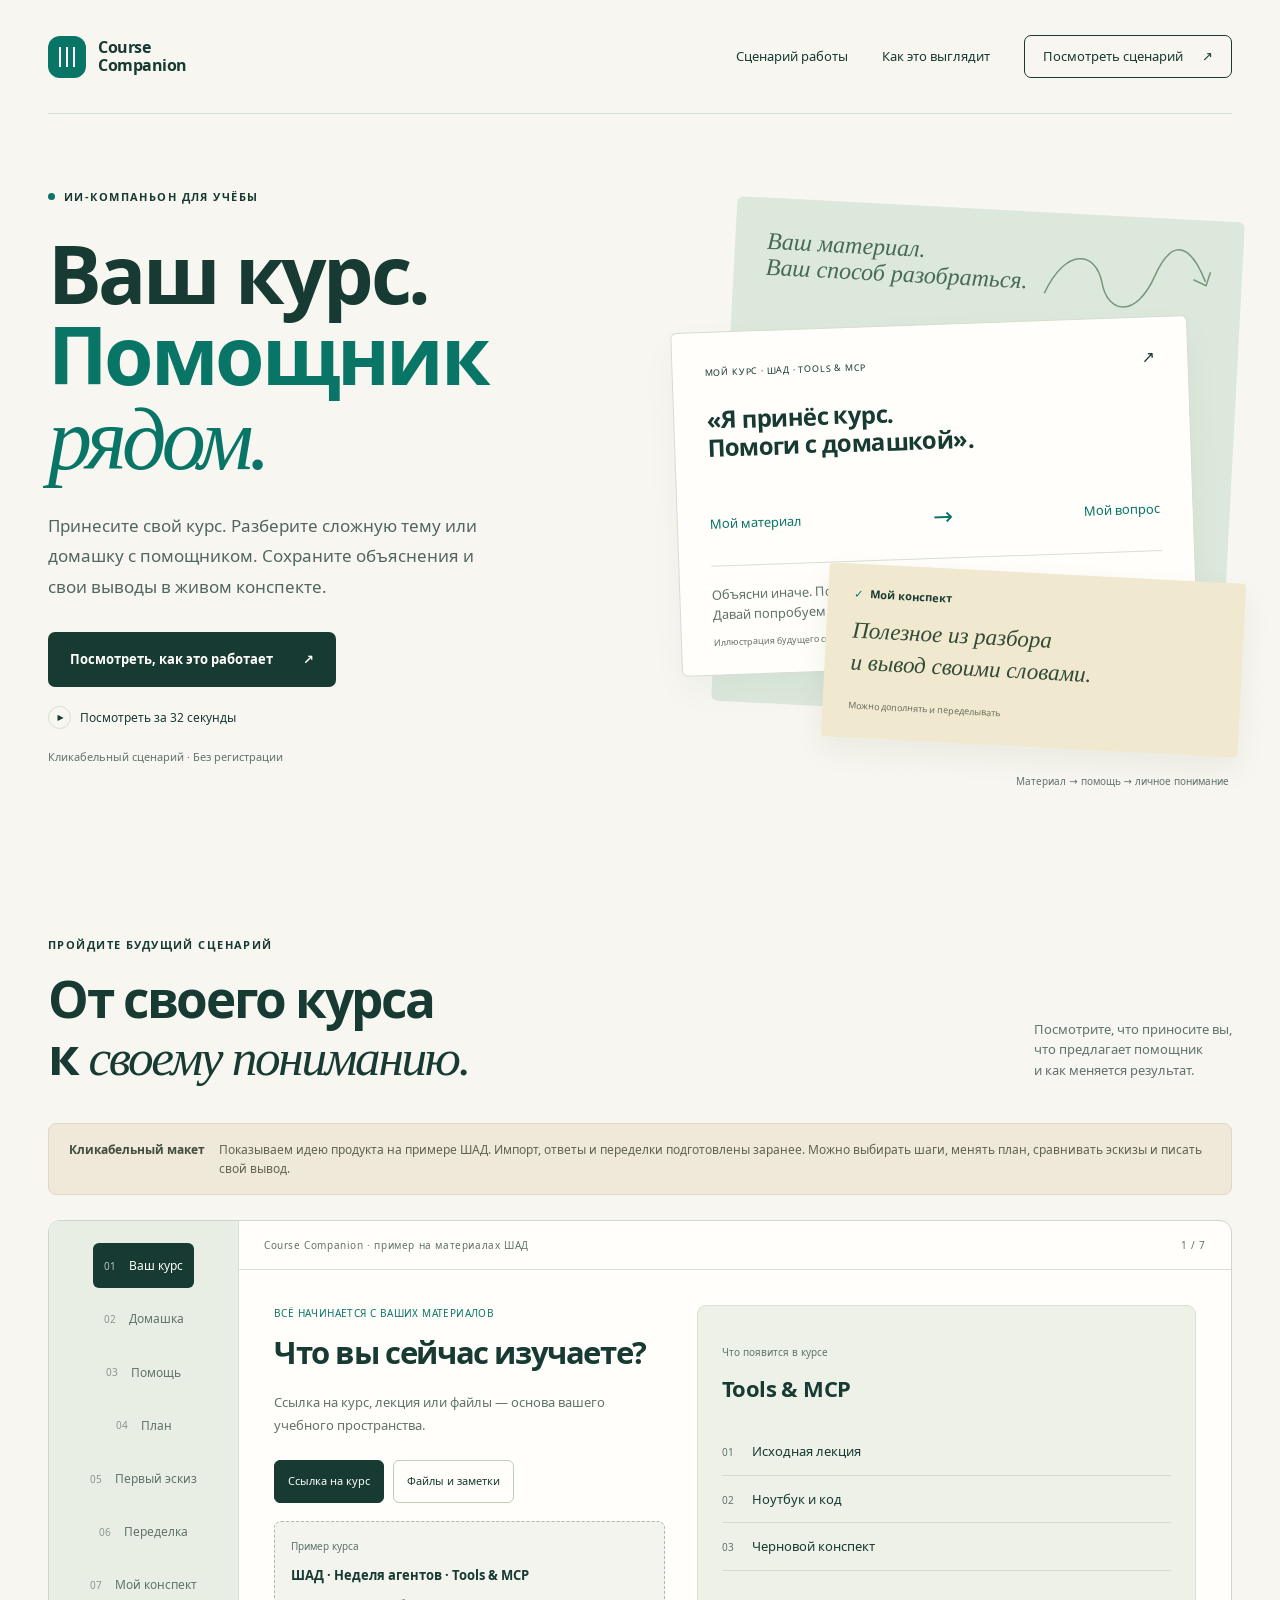
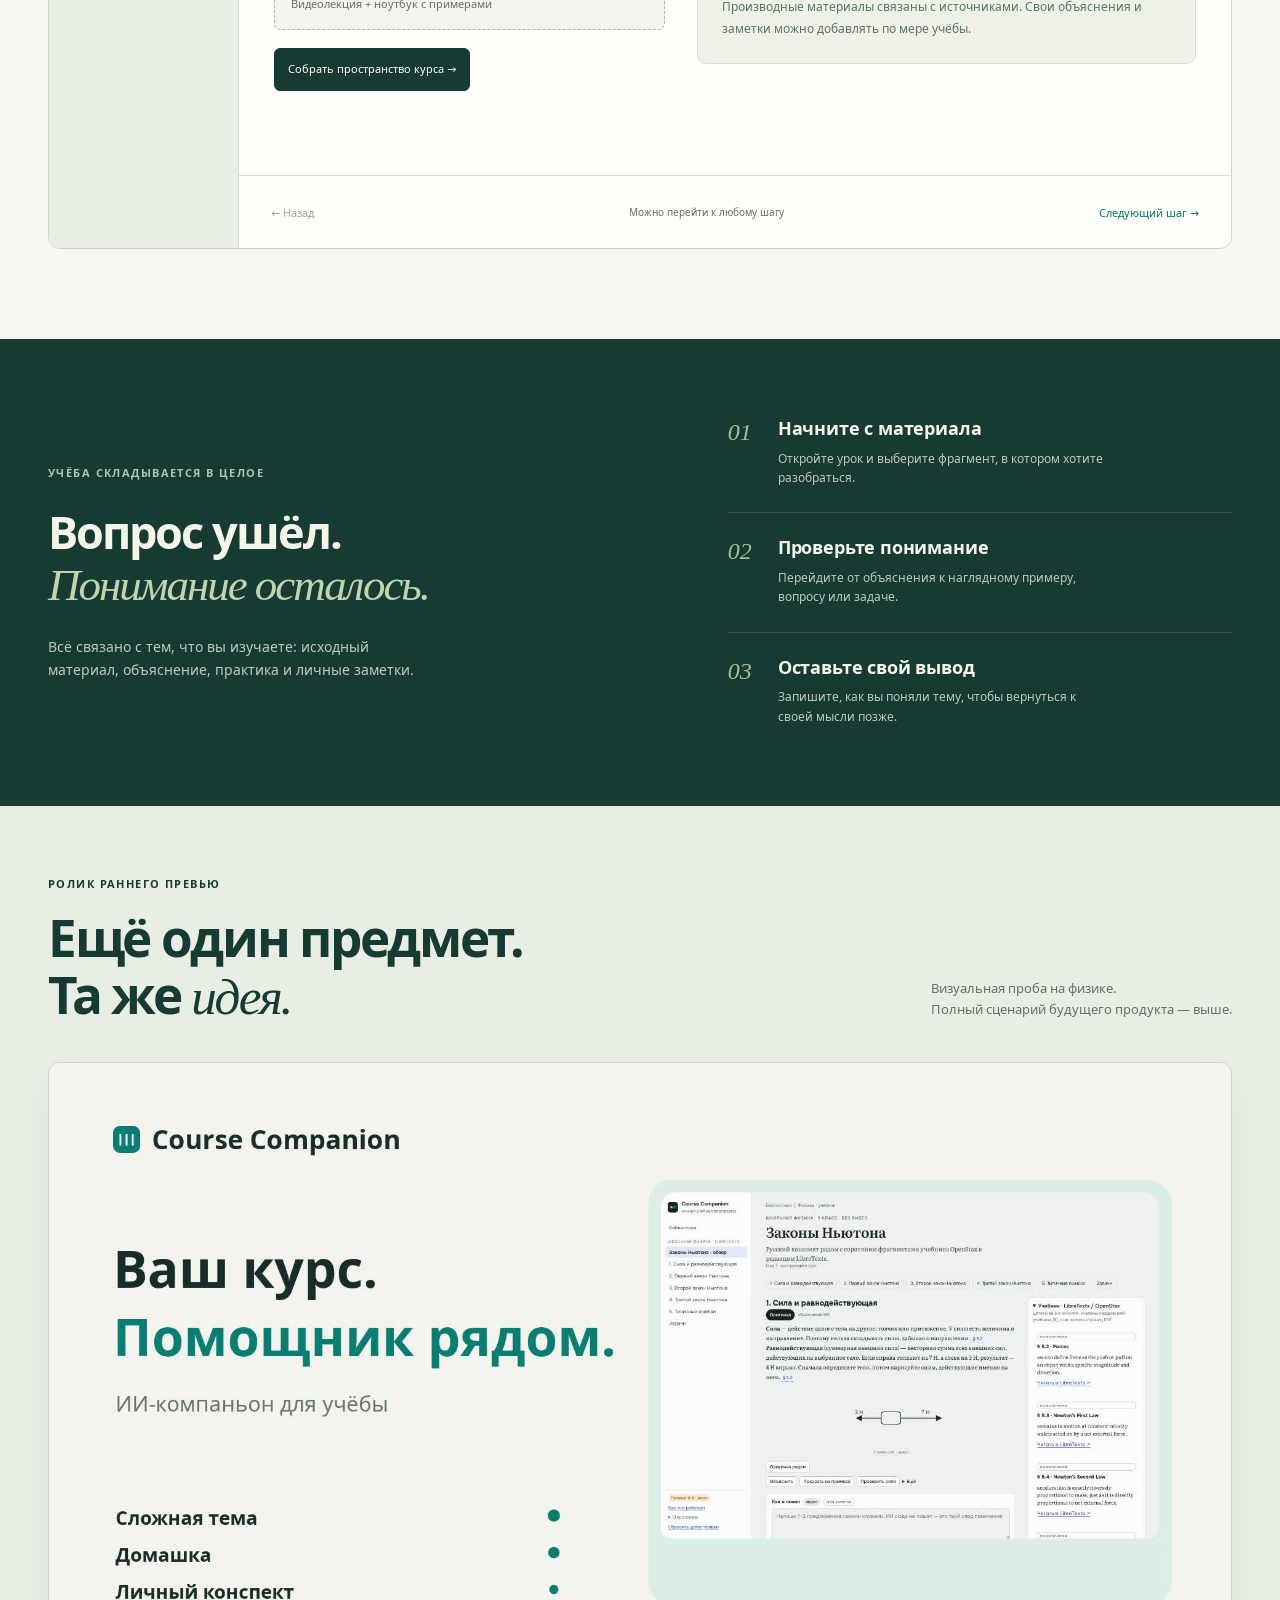
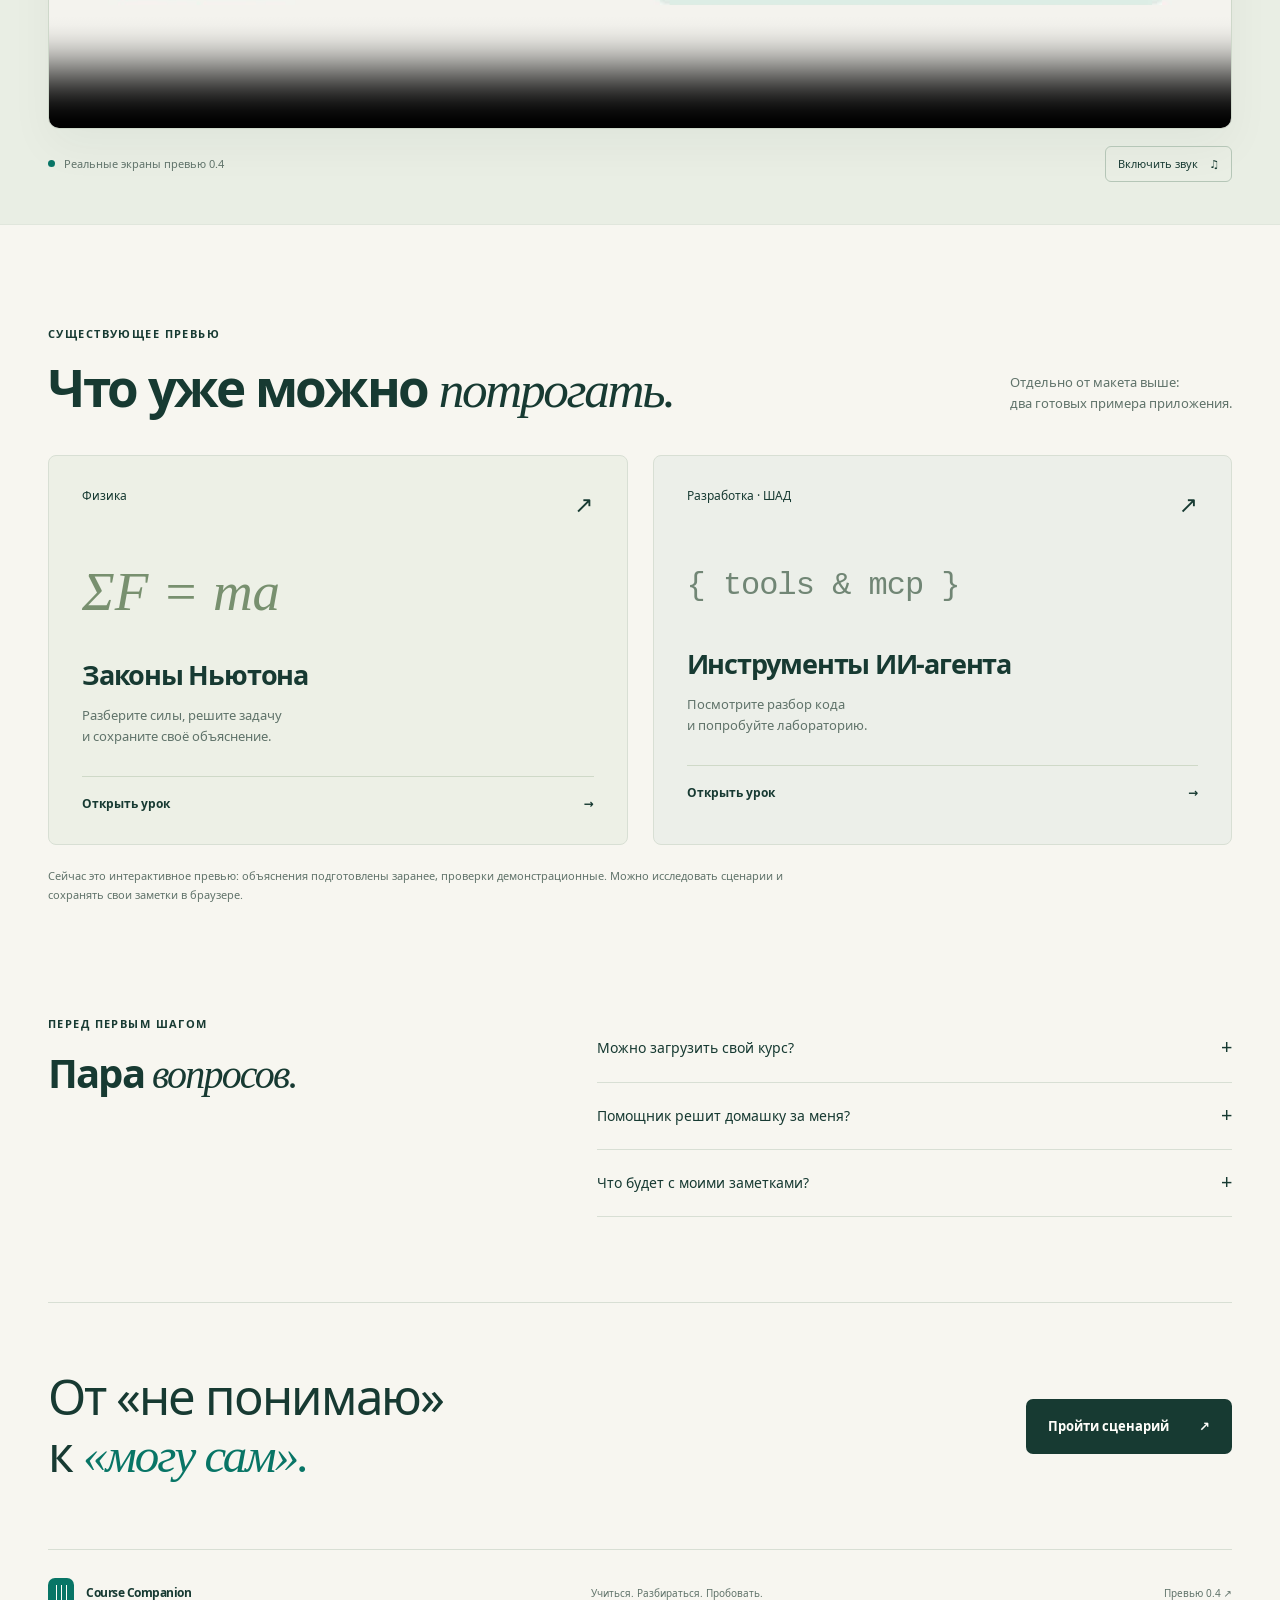
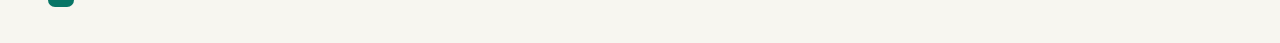
<file: landing/index.html>
<!doctype html>
<html lang="ru">
<head>
  <meta charset="utf-8"><meta name="viewport" content="width=device-width, initial-scale=1">
  <title>Course Companion — ваш курс, помощник рядом</title>
  <meta name="description" content="Разберитесь в сложной теме, пройдите домашку с подсказками и соберите понятный конспект. Познакомьтесь с Course Companion на готовом примере.">
  <meta name="theme-color" content="#f7f6f0">
  <meta property="og:title" content="Course Companion — от «не понимаю» к «могу сам»">
  <meta property="og:description" content="ИИ-компаньон для учёбы. Сложная тема, домашка и личный конспект — в одном пространстве курса.">
  <meta property="og:image" content="https://spqr-86.github.io/course-companion-prototype/landing/assets/poster.jpg">
  <link rel="icon" href="assets/icon.svg" type="image/svg+xml">
  <link rel="stylesheet" href="style.css">
  <link rel="stylesheet" href="journey.css">
  <script src="app.js" defer></script>
  <script src="journey.js" defer></script>
</head>
<body>
<a class="skip" href="#main">К содержимому</a>
<header class="header wrap">
  <a class="brand" href="#" aria-label="Course Companion — в начало"><span class="brand-mark" aria-hidden="true"><i></i><i></i><i></i></span><span>Course<br>Companion</span></a>
  <nav aria-label="Основная навигация"><a href="#journey">Сценарий работы</a><a href="#film">Как это выглядит</a><a class="nav-cta" href="#journey">Посмотреть сценарий <span aria-hidden="true">↗</span></a></nav>
</header>
<main id="main">
  <section class="hero wrap" aria-labelledby="hero-title">
    <div class="hero-copy">
      <p class="eyebrow"><span class="dot"></span> ИИ-компаньон для учёбы</p>
      <h1 id="hero-title">Ваш курс.<br><span>Помощник</span><br><em>рядом.</em></h1>
      <p class="intro">Принесите свой курс. Разберите сложную тему или домашку с помощником. Сохраните объяснения и свои выводы в живом конспекте.</p>
      <div class="hero-actions"><a class="button primary" href="#journey">Посмотреть, как это работает <span aria-hidden="true">↗</span></a><a class="watch" href="#film"><span class="play-icon" aria-hidden="true">▶</span> Посмотреть за 32 секунды</a></div>
      <p class="micro">Кликабельный сценарий · Без регистрации</p>
    </div>
    <div class="hero-art" aria-label="Пример: свой курс, запрос помощнику и личный вывод">
      <div class="art-back"><span>Ваш материал.<br>Ваш способ разобраться.</span><svg viewBox="0 0 250 110" aria-hidden="true"><path d="M15 76 C40 14 80 17 90 58 S137 103 159 46 S206 6 226 50"/><path d="m210 48 17 7 5-18"/></svg></div>
      <figure class="lesson-piece"><figcaption><span class="tiny-label">МОЙ КУРС · ШАД · TOOLS &amp; MCP</span><span aria-hidden="true">↗</span></figcaption><h2>«Я принёс курс.<br>Помоги с домашкой».</h2><div class="hero-course-flow"><span>Мой материал</span><i aria-hidden="true">→</i><span>Мой вопрос</span></div><p>Объясни иначе. Покажи наглядно.<br>Давай попробуем на примере.</p><span class="example-label">Иллюстрация будущего сценария</span></figure>
      <figure class="note-piece"><figcaption><span class="checkmark" aria-hidden="true">✓</span> Мой конспект</figcaption><p>Полезное из разбора<br>и вывод своими словами.</p><span>Можно дополнять и переделывать</span></figure>
      <span class="art-caption">Материал → помощь → личное понимание</span>
    </div>
  </section>
  <section class="journey wrap" id="journey" aria-labelledby="journey-title">
    <div class="section-intro"><div><p class="eyebrow">Пройдите будущий сценарий</p><h2 id="journey-title">От своего курса<br>к <em>своему пониманию.</em></h2></div><p>Посмотрите, что приносите вы,<br>что предлагает помощник<br>и как меняется результат.</p></div>
    <div class="journey-note"><b>Кликабельный макет</b><span>Показываем идею продукта на примере ШАД. Импорт, ответы и переделки подготовлены заранее. Можно выбирать шаги, менять план, сравнивать эскизы и писать свой вывод.</span></div>
    <div class="journey-layout">
      <nav class="journey-nav" aria-label="Шаги сценария">
        <button type="button" data-j-step="0" aria-current="step"><span>01</span> Ваш курс</button>
        <button type="button" data-j-step="1" aria-current="false"><span>02</span> Домашка</button>
        <button type="button" data-j-step="2" aria-current="false"><span>03</span> Помощь</button>
        <button type="button" data-j-step="3" aria-current="false"><span>04</span> План</button>
        <button type="button" data-j-step="4" aria-current="false"><span>05</span> Первый эскиз</button>
        <button type="button" data-j-step="5" aria-current="false"><span>06</span> Переделка</button>
        <button type="button" data-j-step="6" aria-current="false"><span>07</span> Мой конспект</button>
      </nav>
      <div class="journey-workspace" id="journey-workspace">
        <div class="journey-bar"><span>Course Companion · пример на материалах ШАД</span><span id="journey-count">1 / 7</span></div>
        <div class="journey-stage" id="journey-stage" tabindex="-1" aria-label="Выбранный шаг сценария"></div>
        <div class="journey-controls"><button type="button" id="journey-back" disabled>← Назад</button><span>Можно перейти к любому шагу</span><button type="button" id="journey-next">Следующий шаг →</button></div>
      </div>
    </div>
    <noscript><p>Для переключения шагов нужен JavaScript. Сценарий: свой курс → домашка → помощь → согласование плана → первый эскиз → переделка → личный конспект.</p></noscript>
  </section>
  <section class="principle"><div class="wrap principle-grid"><div><p class="eyebrow">Учёба складывается в целое</p><h2>Вопрос ушёл.<br><em>Понимание осталось.</em></h2><p class="principle-lead">Всё связано с тем, что вы изучаете: исходный материал, объяснение, практика и личные заметки.</p></div><ol class="steps"><li><span>01</span><div><h3>Начните с материала</h3><p>Откройте урок и выберите фрагмент, в котором хотите разобраться.</p></div></li><li><span>02</span><div><h3>Проверьте понимание</h3><p>Перейдите от объяснения к наглядному примеру, вопросу или задаче.</p></div></li><li><span>03</span><div><h3>Оставьте свой вывод</h3><p>Запишите, как вы поняли тему, чтобы вернуться к своей мысли позже.</p></div></li></ol></div></section>
  <section class="film-section" id="film" aria-labelledby="film-title">
    <div class="wrap">
      <div class="section-intro"><div><p class="eyebrow">Ролик раннего превью</p><h2 id="film-title">Ещё один предмет.<br>Та же <em>идея.</em></h2></div><p>Визуальная проба на физике.<br>Полный сценарий будущего продукта — выше.</p></div>
      <div class="film-frame"><video id="product-film" muted loop playsinline controls preload="metadata" poster="assets/poster.jpg" aria-label="Course Companion: объяснение темы, помощь с домашкой и личный конспект"><source src="assets/overview.mp4" type="video/mp4"><p>Видео не поддерживается. <a href="assets/overview.mp4">Скачать ролик</a>.</p></video></div>
      <div class="film-bottom"><span><span class="live-dot"></span> Реальные экраны превью 0.4</span><button class="sound-button" id="sound" type="button" aria-pressed="false">Включить звук <span aria-hidden="true">♫</span></button></div>
    </div>
  </section>
  <section class="try wrap" id="try" aria-labelledby="try-title"><div class="section-intro"><div><p class="eyebrow">Существующее превью</p><h2 id="try-title">Что уже можно <em>потрогать.</em></h2></div><p>Отдельно от макета выше:<br>два готовых примера приложения.</p></div><div class="examples"><a class="example physics" href="../#physics"><div class="example-top"><span>Физика</span><span aria-hidden="true">↗</span></div><div class="example-symbol" aria-hidden="true">ΣF = ma</div><h3>Законы Ньютона</h3><p>Разберите силы, решите задачу<br>и сохраните своё объяснение.</p><span class="example-action">Открыть урок <span aria-hidden="true">→</span></span></a><a class="example code" href="../#lecture-tools-mcp"><div class="example-top"><span>Разработка · ШАД</span><span aria-hidden="true">↗</span></div><div class="example-symbol" aria-hidden="true">{ tools & mcp }</div><h3>Инструменты ИИ-агента</h3><p>Посмотрите разбор кода<br>и попробуйте лабораторию.</p><span class="example-action">Открыть урок <span aria-hidden="true">→</span></span></a></div><p class="demo-note">Сейчас это интерактивное превью: объяснения подготовлены заранее, проверки демонстрационные. Можно исследовать сценарии и сохранять свои заметки в браузере.</p></section>
  <section class="faq wrap" aria-labelledby="faq-title"><div><p class="eyebrow">Перед первым шагом</p><h2 id="faq-title">Пара <em>вопросов.</em></h2></div><div class="questions"><details><summary>Можно загрузить свой курс?<span aria-hidden="true">+</span></summary><p>В макете выше показан будущий вход со своими материалами. Здесь настоящая загрузка не выполняется. В существующем превью можно открыть два подготовленных урока.</p></details><details><summary>Помощник решит домашку за меня?<span aria-hidden="true">+</span></summary><p>Сценарий помогает пройти задачу по шагам: получить подсказку, сделать попытку и проверить ответ. Полное решение можно открыть отдельно. После его просмотра предусмотрена похожая задача для самостоятельной проверки.</p></details><details><summary>Что будет с моими заметками?<span aria-hidden="true">+</span></summary><p>Личная запись в макете и заметки в превью сохраняются локально в вашем браузере, отдельно друг от друга. Можно закрыть страницу и продолжить позже в том же браузере. Очистка данных сайта удалит заметки; между устройствами они пока не синхронизируются.</p></details></div></section>
  <section class="closing wrap"><p>От «не понимаю»<br>к <em>«могу сам».</em></p><a class="button primary" href="#journey">Пройти сценарий <span aria-hidden="true">↗</span></a></section>
</main>
<footer class="wrap footer"><a class="brand" href="#"><span class="brand-mark" aria-hidden="true"><i></i><i></i><i></i></span><span>Course Companion</span></a><span>Учиться. Разбираться. Пробовать.</span><a href="../">Превью 0.4 <span aria-hidden="true">↗</span></a></footer>
</body></html>
</file>
<file: landing/style.css>
@font-face{font-family:Noto;src:url('assets/regular.ttf') format('truetype');font-display:swap;font-weight:400}@font-face{font-family:Noto;src:url('assets/bold.ttf') format('truetype');font-display:swap;font-weight:700}
:root{--paper:#f7f6f0;--ink:#173a32;--green:#087566;--muted:#60736a;--line:#d8dfd4;--mint:#dce8dc;--white:#fffefa;--serif:Georgia,'Times New Roman',serif}*{box-sizing:border-box}html{scroll-behavior:smooth;scroll-padding-top:28px}body{margin:0;background:var(--paper);color:var(--ink);font:16px/1.6 Noto,system-ui,sans-serif}button,a{-webkit-tap-highlight-color:transparent}a{color:inherit;text-decoration:none}button{font:inherit;cursor:pointer}img,video{max-width:100%;display:block}figure{margin:0}h1,h2,h3,p{margin:0}h1,h2,h3{line-height:1.1;letter-spacing:-.045em}em{font-family:var(--serif);font-weight:400}button:focus-visible,a:focus-visible,summary:focus-visible,[tabindex]:focus-visible{outline:3px solid #c07925;outline-offset:6px}::selection{background:#c7e5cf}.wrap{width:min(1240px,calc(100% - 96px));margin-inline:auto}.skip{position:absolute;top:-100px;left:20px;background:var(--ink);color:white;padding:12px;z-index:5}.skip:focus{top:10px}.header{height:114px;display:flex;align-items:center;justify-content:space-between;border-bottom:1px solid var(--line)}.brand{display:flex;align-items:center;gap:12px;font-size:16px;font-weight:700;line-height:1.1;letter-spacing:-.5px}.brand-mark{width:38px;height:42px;display:flex;align-items:center;justify-content:center;gap:5px;border-radius:12px;background:var(--green)}.brand-mark i{display:block;width:2px;height:20px;background:var(--white)}nav{display:flex;align-items:center;gap:34px;font-size:13px}nav>a{padding:10px 0}nav a:hover,.text-link:hover{color:var(--green)}nav .nav-cta{border:1px solid var(--ink);border-radius:7px;padding:10px 18px}.nav-cta span{margin-left:16px}.hero{display:grid;grid-template-columns:1.05fr 1fr;gap:45px;padding-top:74px;padding-bottom:100px;align-items:center}.eyebrow{text-transform:uppercase;letter-spacing:.13em;font-size:11px;font-weight:700;display:flex;align-items:center;gap:9px}.dot,.live-dot{display:inline-block;width:7px;height:7px;border-radius:50%;background:var(--green)}h1{font-size:clamp(58px,6.25vw,88px);line-height:1.02;font-weight:700;margin:26px 0}.hero h1 span{color:var(--green)}.hero h1 em{font-size:1.1em;color:var(--green);letter-spacing:-.055em}.intro{font-size:17px;color:#51665c;max-width:430px;margin:25px 0 30px;line-height:1.8}.hero-actions{display:flex;align-items:flex-start;flex-direction:column;gap:19px}.button{display:inline-flex;align-items:center;justify-content:space-between;gap:30px;font-size:13px;font-weight:700;padding:17px 22px;border-radius:7px;min-height:54px;transition:background .2s,transform .2s}.primary{background:var(--ink);color:var(--white)}.primary:hover{background:var(--green);transform:translateY(-2px)}.watch{display:inline-flex;align-items:center;gap:9px;font-size:12px}.play-icon{width:23px;height:23px;display:inline-flex;align-items:center;justify-content:center;border:1px solid var(--line);border-radius:50%;font-size:8px;padding-left:2px}.micro{font-size:11px;color:var(--muted);margin-top:19px}.hero-art{position:relative;min-height:550px;margin-top:15px}.art-back{position:absolute;inset:0 0 45px 48px;background:var(--mint);border-radius:6px;transform:rotate(3deg);padding:30px 32px;font:italic 24px/1.1 var(--serif);color:#476b52}.art-back svg{position:absolute;right:18px;top:10px;width:190px;height:110px;fill:none;stroke:#78977b;stroke-width:2}.lesson-piece{position:absolute;left:0;top:115px;width:93%;background:var(--white);padding:27px 32px 24px;border:1px solid #d6ddd0;box-shadow:0 14px 35px #18392a0a;transform:rotate(-2deg);border-radius:6px}.lesson-piece figcaption{display:flex;justify-content:space-between;align-items:center}.tiny-label{font-size:9px;letter-spacing:.09em}.lesson-piece h2{font-size:24px;line-height:1.2;letter-spacing:-.025em;margin:20px 0}.force-scene{height:80px;display:flex;align-items:center;justify-content:center;gap:24px;border-bottom:1px solid var(--line);margin-bottom:18px}.force-line{color:var(--green);font-size:13px}.cart{position:relative;background:var(--ink);color:white;padding:9px 18px;border-radius:5px;font-size:13px;display:block}.cart i{position:absolute;width:8px;height:8px;background:var(--ink);border-radius:50%;bottom:-11px;left:10px}.cart i+i{left:auto;right:10px}.accel{font:italic 25px var(--serif)}.lesson-piece>p{font-size:13px;color:var(--muted);line-height:1.6}.example-label{font-size:9px;color:var(--muted);display:block;margin-top:10px}.note-piece{position:absolute;bottom:13px;right:-10px;width:75%;background:#f0e8cf;padding:21px 26px;transform:rotate(3deg);border-radius:4px;box-shadow:0 12px 30px #203b2310}.note-piece figcaption{font-size:11px;font-weight:700;display:flex;align-items:center;gap:7px}.checkmark{color:var(--green)}.note-piece p{font:italic 23px/1.4 var(--serif);margin:12px 0;color:#324b36}.note-piece>span{font-size:9px;color:#6a715f}.art-caption{position:absolute;bottom:-30px;font-size:10px;color:var(--muted);right:3px}.film-section{background:#e9eee4;border-block:1px solid #e0e6dc;padding:68px 0 25px}.section-intro{display:flex;justify-content:space-between;align-items:flex-end;gap:40px;margin-bottom:37px}.section-intro h2{font-size:clamp(36px,4vw,54px);margin-top:17px}.section-intro>p{font-size:13px;color:var(--muted);padding-bottom:5px}.film-frame{border:1px solid #ced8ca;background:#f5f3ed;border-radius:11px;overflow:hidden;box-shadow:0 18px 45px #1b33270b}.film-frame video{width:100%;aspect-ratio:16/9;object-fit:contain}.film-bottom{display:flex;justify-content:space-between;align-items:center;padding:17px 0;font-size:11px;color:var(--muted)}.film-bottom>span{display:flex;align-items:center;gap:9px}.sound-button{border:1px solid #b5c6b7;color:var(--ink);background:transparent;border-radius:6px;padding:8px 12px;font-size:11px}.sound-button span{margin-left:8px}.sound-button:hover{background:var(--mint)}.possibilities{padding-block:100px}.scenario-tabs{display:grid;grid-template-columns:repeat(3,1fr);border-bottom:1px solid var(--line);gap:30px}.scenario-tabs button{background:transparent;border:0;color:var(--muted);border-bottom:3px solid transparent;padding:20px 0 19px;text-align:left;display:flex;align-items:center;gap:13px;font-size:15px;font-weight:700}.scenario-tabs button span:first-child{font-size:10px;font-weight:400;opacity:.7}.scenario-tabs button span:last-child{margin-left:auto}.scenario-tabs button[aria-selected=true]{border-color:var(--green);color:var(--green)}.scenario-panel{display:grid;grid-template-columns:.85fr 1.4fr;gap:70px;padding-top:48px;align-items:center;min-height:450px}.scenario-panel[hidden]{display:none}.scenario-question{font:italic 22px/1.3 var(--serif);color:#637866;margin-bottom:24px}.scenario-copy h3{font-size:29px;line-height:1.2;margin-bottom:17px}.scenario-copy>p:not(.scenario-question){font-size:13px;color:var(--muted);line-height:1.85;max-width:350px}.text-link{display:inline-flex;gap:18px;align-items:center;font-size:12px;font-weight:700;border-bottom:1px solid #a3b8a6;margin-top:25px;padding-bottom:6px}.screenshot{padding:25px;background:#e9eee5;border-radius:8px;border:1px solid #dce4d8}.screenshot-label{display:flex;justify-content:space-between;font-size:9px;color:var(--muted);margin-bottom:22px;letter-spacing:.04em}.screenshot img{width:100%;height:auto;border:1px solid #d5ded7;border-radius:7px}.screenshot figcaption{font-size:11px;color:var(--muted);margin-top:22px}.principle{padding:80px 0;background:var(--ink);color:#f3f5e9}.principle-grid{display:grid;grid-template-columns:1.15fr 1fr;gap:100px;align-items:center}.principle .eyebrow{color:#a8c7b4}.principle h2{font-size:45px;margin:24px 0;line-height:1.15}.principle h2 em{color:#c0d4ae}.principle-lead{font-size:14px;color:#bacbbd;max-width:390px}.steps{list-style:none;padding:0;margin:0}.steps li{display:flex;gap:26px;padding:25px 0;border-bottom:1px solid #395348}.steps li:first-child{padding-top:0}.steps li:last-child{border:0;padding-bottom:0}.steps li>span{font:italic 24px var(--serif);color:#a5bea0}.steps h3{font-size:18px;letter-spacing:-.01em;margin-bottom:10px}.steps p{font-size:12px;color:#bacbbd;max-width:330px}.try{padding:100px 0 70px}.examples{display:grid;grid-template-columns:1fr 1fr;gap:25px}.example{padding:30px 33px;border:1px solid var(--line);border-radius:8px;background:#edf0e6;transition:transform .2s,border-color .2s}.example:hover{transform:translateY(-4px);border-color:var(--green)}.example-top{display:flex;justify-content:space-between;font-size:12px}.example-top span:last-child{font-size:23px}.example-symbol{font:italic 55px var(--serif);padding:37px 0;color:#78906f}.example h3{font-size:27px}.example p{font-size:13px;color:var(--muted);margin:15px 0 30px}.example-action{display:flex;justify-content:space-between;font-size:12px;font-weight:700;border-top:1px solid #cfd9c8;padding-top:17px}.code{background:#ecefe9}.code .example-symbol{font:32px monospace;padding:44px 0 45px;letter-spacing:-1px;color:#718675}.demo-note{max-width:770px;font-size:11px;color:var(--muted);line-height:1.8;margin-top:21px}.faq{display:grid;grid-template-columns:1fr 1.3fr;gap:60px;padding-block:40px 85px}.faq h2{font-size:40px;margin-top:18px}.questions details{border-bottom:1px solid var(--line)}summary{list-style:none;display:flex;justify-content:space-between;gap:18px;cursor:pointer;font-size:14px;padding:22px 0}summary::-webkit-details-marker{display:none}summary span{font-size:20px;line-height:1}details[open] summary span{transform:rotate(45deg)}details p{font-size:13px;color:var(--muted);padding:0 30px 23px 0;line-height:1.85}.closing{padding:65px 0;border-top:1px solid var(--line);display:flex;justify-content:space-between;align-items:center;gap:40px}.closing>p{font-size:49px;line-height:1.15;letter-spacing:-2px}.closing em{color:var(--green)}.footer{border-top:1px solid var(--line);padding:28px 0 36px;display:flex;justify-content:space-between;align-items:center;gap:22px}.footer .brand{font-size:12px}.footer .brand-mark{width:26px;height:29px;border-radius:7px;gap:4px}.footer .brand-mark i{height:15px;width:1px}.footer>span,.footer>a:last-child{font-size:10px;color:var(--muted)}
@media(min-width:1440px){.hero{gap:85px}.hero-actions{flex-direction:row;align-items:center;gap:20px}.button{gap:22px;font-size:12px}.watch{font-size:11px}}
@media(max-width:1000px){.wrap{width:calc(100% - 56px)}.hero{gap:30px;padding-block:55px 80px}.hero-art{min-height:505px}.hero h1{font-size:65px}.lesson-piece{padding:22px}.lesson-piece h2{font-size:20px}.note-piece{width:85%;right:0}.note-piece p{font-size:20px}.art-back{left:22px}.force-scene{gap:15px}.scenario-panel{gap:35px;grid-template-columns:1fr 1.25fr}.principle-grid{gap:50px}.principle h2{font-size:37px}.faq{gap:35px}.section-intro h2{font-size:41px}}
@media(max-width:700px){.wrap{width:calc(100% - 40px)}.header{height:84px}.brand{font-size:13px}.brand-mark{width:31px;height:35px;border-radius:9px}nav{gap:0}nav>a:not(.nav-cta){display:none}nav .nav-cta{font-size:11px;padding:10px 12px}.nav-cta span{margin-left:9px}.hero{grid-template-columns:1fr;gap:40px;padding-top:35px;padding-bottom:70px}.eyebrow{font-size:9px}.hero h1{font-size:clamp(54px,12vw,74px);margin-top:22px}.hero h1 br:last-of-type{display:none}.hero h1 em{display:block}.intro{font-size:15px;max-width:440px;margin:20px 0 24px}.hero-actions{gap:17px}.button{font-size:12px;padding:16px 20px}.watch{font-size:12px}.hero-art{min-height:460px;width:min(440px,100%);margin-inline:auto}.art-back{inset:0 5px 40px 20px;padding:24px}.art-back svg{width:135px;right:10px}.lesson-piece{top:105px;width:95%;padding:22px}.lesson-piece h2{font-size:23px}.lesson-piece>p{font-size:12px}.force-scene{height:65px}.note-piece{width:78%;bottom:0;padding:16px 20px}.note-piece p{font-size:20px;margin:8px 0}.art-caption{font-size:9px}.section-intro{display:block;margin-bottom:28px}.section-intro h2{font-size:37px;margin-top:14px;line-height:1.12}.section-intro>p{margin-top:17px;font-size:12px}.section-intro>p br{display:none}.film-section{padding:44px 0 18px}.film-frame{border-radius:6px}.film-bottom{align-items:center;gap:12px;font-size:9px}.sound-button{font-size:10px;padding:9px}.possibilities{padding-block:65px}.scenario-tabs{gap:12px}.scenario-tabs button{font-size:12px;gap:5px;padding-block:15px}.scenario-tabs button span:last-child{display:none}.scenario-panel{grid-template-columns:1fr;padding-top:30px;gap:30px;min-height:0}.scenario-question{font-size:21px;margin-bottom:18px}.scenario-copy h3{font-size:28px}.scenario-copy>p:not(.scenario-question){max-width:none}.screenshot{padding:18px}.screenshot-label{margin-bottom:17px;font-size:8px}.screenshot figcaption{font-size:10px;margin-top:17px}.principle{padding:55px 0}.principle-grid{grid-template-columns:1fr;gap:35px}.principle h2{font-size:36px;margin-top:18px}.steps li{padding:23px 0}.try{padding:65px 0 35px}.examples{grid-template-columns:1fr;gap:18px}.example{padding:25px}.example-symbol{padding:26px 0;font-size:48px}.code .example-symbol{font-size:29px;padding:31px 0}.example h3{font-size:25px}.example p br{display:none}.demo-note{font-size:10px}.faq{grid-template-columns:1fr;gap:15px;padding-block:35px 55px}.faq h2{font-size:36px}.questions summary{font-size:13px;min-height:65px}.closing{display:block;padding-block:44px}.closing>p{font-size:40px;margin-bottom:28px;letter-spacing:-1.5px}.footer{flex-wrap:wrap;padding-block:25px;gap:20px}.footer>span{display:none}.footer .brand{font-size:11px}.footer>a:last-child{font-size:10px}}
@media(prefers-reduced-motion:reduce){html{scroll-behavior:auto}*,*:before,*:after{transition:none!important;animation:none!important}}
</file>
<file: landing/journey.css>
/* Landing-only product storyboard. Readable text replaces miniature UI screenshots. */
.journey{padding-block:70px 90px}.journey .section-intro>p{max-width:330px}.journey-note{display:flex;gap:14px;align-items:flex-start;padding:16px 20px;background:#eee9d8;border:1px solid #dfd8c2;border-radius:8px;margin-bottom:25px;font-size:12px;color:#60644e}.journey-note b{flex-shrink:0;color:#434d3e}.journey-layout{display:grid;grid-template-columns:190px 1fr;border:1px solid #ccd7cb;border-radius:12px;overflow:hidden;background:var(--white)}.journey-nav{background:#e9eee5;padding:22px 14px;display:flex;flex-direction:column;gap:8px;border-right:1px solid var(--line)}.journey-nav button{display:flex;align-items:center;gap:13px;background:none;border:0;border-radius:6px;padding:13px 11px;text-align:left;color:var(--muted);font-size:12px;min-height:45px}.journey-nav button span{font-size:10px;opacity:.7}.journey-nav button[aria-current=step]{background:var(--ink);color:var(--white)}.journey-nav button:hover{outline:1px solid #a7b9a5}.journey-workspace{min-width:0;scroll-margin-top:25px}.journey-bar{display:flex;justify-content:space-between;padding:16px 25px;border-bottom:1px solid var(--line);font-size:10px;letter-spacing:.06em;color:var(--muted)}.journey-stage{display:grid;grid-template-columns:.9fr 1.15fr;gap:32px;padding:35px;min-height:505px;align-items:start}.journey-stage:focus{outline:none}.j-column{min-width:0}.j-kicker{font-size:10px;letter-spacing:.04em;text-transform:uppercase;color:var(--green);margin-bottom:14px}.journey-stage h3{font-size:31px;line-height:1.15;margin-bottom:20px}.journey-stage h4{font-size:22px;line-height:1.25;letter-spacing:-.025em;margin:14px 0}.j-column>p:not(.j-kicker):not(.j-small){font-size:13px;color:var(--muted);line-height:1.8;margin-bottom:22px}.j-small{font-size:10px!important;color:var(--muted);line-height:1.7;margin:14px 0 0}.j-button{display:inline-flex;align-items:center;justify-content:center;border:1px solid #becdbc;background:transparent;border-radius:6px;font-size:11px;padding:11px 13px;min-height:43px;color:var(--ink);line-height:1.45}.j-button:hover{background:#e8eee3}.j-button.j-primary{background:var(--ink);border-color:var(--ink);color:var(--white)}.j-button.j-primary:hover{background:var(--green)}.j-button[aria-pressed=true]{background:var(--ink);color:var(--white)}.j-actions,.j-input-choices,.j-help-options,.j-version-buttons{display:flex;flex-wrap:wrap;gap:9px;margin:18px 0}.j-input-example{padding:16px;border:1px dashed #a9bca7;border-radius:7px;margin:18px 0;background:#f2f4ed;overflow-wrap:anywhere}.j-input-example>span,.j-small{display:block}.j-input-example>span{font-size:10px;color:var(--muted);margin-bottom:8px}.j-input-example>b{font-size:13px}.j-input-example>p{font-size:11px;color:var(--muted);margin-top:8px}.j-course-preview,.j-task,.j-plan,.j-artifact,.j-notebook{background:#edf1e8;border:1px solid #d8e1d3;padding:24px;border-radius:9px;min-width:0}.j-course-preview ul{list-style:none;padding:0;margin:25px 0}.j-course-preview li{padding:13px 0;border-bottom:1px solid #d2ddcc;font-size:13px}.j-course-preview li span{font-size:10px;color:var(--muted);margin-right:15px}.j-course-preview>p,.j-task>p,.j-plan>p{font-size:12px;color:var(--muted);line-height:1.8}.j-source{padding:15px 0;margin:15px 0 23px;border-block:1px solid var(--line);font-size:11px}.j-source>span{display:block;font-size:9px;text-transform:uppercase;color:var(--muted);margin-bottom:5px}.j-source p{font-size:10px;color:var(--muted);margin-top:4px}.j-attempt{background:var(--white);padding:16px;border-radius:6px;margin:20px 0}.j-attempt b,.j-saved-explanation>b{font-size:11px}.j-attempt code,.j-inline-answer code{display:block;font:11px/1.9 monospace;padding:12px 0;overflow-wrap:anywhere}.j-attempt p{font:italic 17px/1.4 var(--serif);color:var(--muted)}.j-message{border:1px solid #d5dfd1;padding:17px 19px;border-radius:8px;font-size:12px;line-height:1.8;margin-bottom:12px}.j-user{background:#e5eddf;margin-left:25px}.j-message>span{display:block;font-size:9px;text-transform:uppercase;letter-spacing:.08em;margin-bottom:7px;color:var(--muted)}.j-ref{display:block;text-decoration:underline;text-underline-offset:3px;font-size:10px;color:var(--green);margin-top:10px}.j-inline-answer{font-size:12px;padding:15px;background:#f1ead5;border-radius:6px;line-height:1.8}.j-plan-top{display:flex;justify-content:space-between;align-items:center;gap:10px;font-size:9px;color:var(--muted)}.j-chip{display:inline-block;padding:5px 8px;border:1px solid #b4c9b2;border-radius:4px;font-size:9px;color:var(--green)}.j-plan ol{padding-left:19px;font-size:12px;line-height:1.8;margin:20px 0}.j-plan li{padding-bottom:10px}.j-check{font-size:11px;display:flex;gap:10px;align-items:center;padding-top:13px}.j-check input{accent-color:var(--green);width:18px;height:18px}.j-scenes{display:flex;flex-direction:column;gap:12px;margin-top:20px}.j-scenes>div{padding:15px;border:1px solid #cedac7;border-radius:7px;background:var(--white)}.j-scenes span{font-size:9px;color:var(--muted);display:block;margin-bottom:6px}.j-scenes b{font-size:14px;display:block}.j-scenes p,.j-scenes code{font-size:11px;line-height:1.7;margin-top:6px;display:block}.j-edit{margin-top:20px;padding-top:20px;border-top:1px solid var(--line)}.j-edit label,.j-notebook label{font-size:12px;font-weight:700;display:block;margin-bottom:9px}.journey-stage textarea{display:block;width:100%;min-height:100px;resize:vertical;border:1px solid #aebeaa;border-radius:6px;padding:12px;font:12px/1.7 Noto,system-ui,sans-serif;color:var(--ink);background:var(--white)}.j-edit>.j-button{margin-top:13px}.j-column blockquote{font:italic 20px/1.5 var(--serif);margin:20px 0;padding-left:17px;border-left:2px solid #9bb794;overflow-wrap:anywhere}.j-version-buttons{margin-top:0}.j-flow{display:flex;align-items:center;gap:8px;justify-content:space-between;padding:17px 0 23px}.j-flow>span{font-size:11px;font-weight:700;text-align:center;flex:1}.j-flow small{font-size:8px;font-weight:400;display:block;color:var(--muted);margin-top:5px}.j-flow>i{font-size:18px;color:var(--green);font-style:normal}.j-calls{display:grid;grid-template-columns:1fr 1fr;gap:10px}.j-calls>div{background:var(--white);padding:14px;border-radius:7px}.j-calls span{font-size:9px;color:var(--muted);display:block}.j-calls b{display:block;font-size:18px;margin:9px 0;color:var(--green)}.j-calls p{font-size:10px;line-height:1.7}.j-insight{margin-top:18px;background:#dce8d6;border-radius:6px;padding:13px;font-size:11px;line-height:1.8}.j-saved-artifact{padding:14px;background:#dce8d6;border-radius:6px;font-size:11px}.j-saved-artifact p{font-size:10px;margin-top:6px;color:var(--muted)}.j-saved-explanation{padding:18px 0;margin-bottom:15px;border-bottom:1px solid var(--line)}.j-saved-explanation p{font-size:12px;margin-top:8px;line-height:1.8}.journey-controls{padding:16px 25px;border-top:1px solid var(--line);display:flex;justify-content:space-between;align-items:center;gap:15px}.journey-controls>span{font-size:10px;color:var(--muted)}.journey-controls button{border:0;background:transparent;font:11px Noto,system-ui,sans-serif;min-height:40px;padding:7px;color:var(--green);cursor:pointer}.journey-controls button:disabled{color:#9ba79b;cursor:default}
@media(max-width:1100px){.journey-layout{grid-template-columns:155px 1fr}.journey-nav{padding:15px 9px}.journey-nav button{font-size:11px}.journey-stage{padding:25px;gap:25px;grid-template-columns:1fr}.j-column{max-width:none}.j-course-preview ul{margin:15px 0}.journey-stage h3 br{display:none}}
@media(max-width:700px){.journey{padding-block:45px 55px}.journey-note{display:block;font-size:11px;padding:14px}.journey-note b{display:block;margin-bottom:6px}.journey-layout{display:flex;flex-direction:column}.journey-nav{flex-direction:row;overflow:auto;border-right:0;border-bottom:1px solid var(--line);padding:10px;gap:5px}.journey-nav button{white-space:nowrap;padding:10px;font-size:10px;gap:7px}.journey-stage{padding:20px;gap:24px;min-height:0}.journey-bar{padding:14px 20px;letter-spacing:0;font-size:9px}.journey-stage h3{font-size:28px}.j-course-preview,.j-task,.j-plan,.j-artifact,.j-notebook{padding:18px}.journey-controls{padding:10px 13px;gap:8px}.journey-controls>span{font-size:8px;max-width:120px;text-align:center}.j-flow{gap:4px}.j-flow>span{font-size:10px}.j-flow small{font-size:8px}.j-calls{grid-template-columns:1fr}.j-calls b{font-size:22px}.j-version-buttons .j-button{font-size:10px}.j-button{font-size:11px}.j-column blockquote{font-size:19px}}
.hero-course-flow{display:flex;align-items:center;justify-content:space-between;gap:12px;padding:22px 0;border-bottom:1px solid var(--line);margin-bottom:18px;font-size:13px;color:var(--green)}.hero-course-flow i{font-style:normal;font-size:24px}.journey-nav{display:flex}.journey-nav>button{display:flex}.journey .journey-nav button{visibility:visible}
@media(max-width:700px){.hero{padding-bottom:30px;gap:24px}.hero-art{min-height:405px}.hero-art .art-back{padding:20px;font-size:21px}.hero-art .lesson-piece{top:92px}.hero-art .lesson-piece h2{font-size:20px}.hero-art .note-piece{bottom:0}.hero-art .note-piece p{font-size:19px}.hero-art .art-caption{display:none}.journey-nav{display:flex!important}.journey-nav>button{display:flex!important}}
</file>
